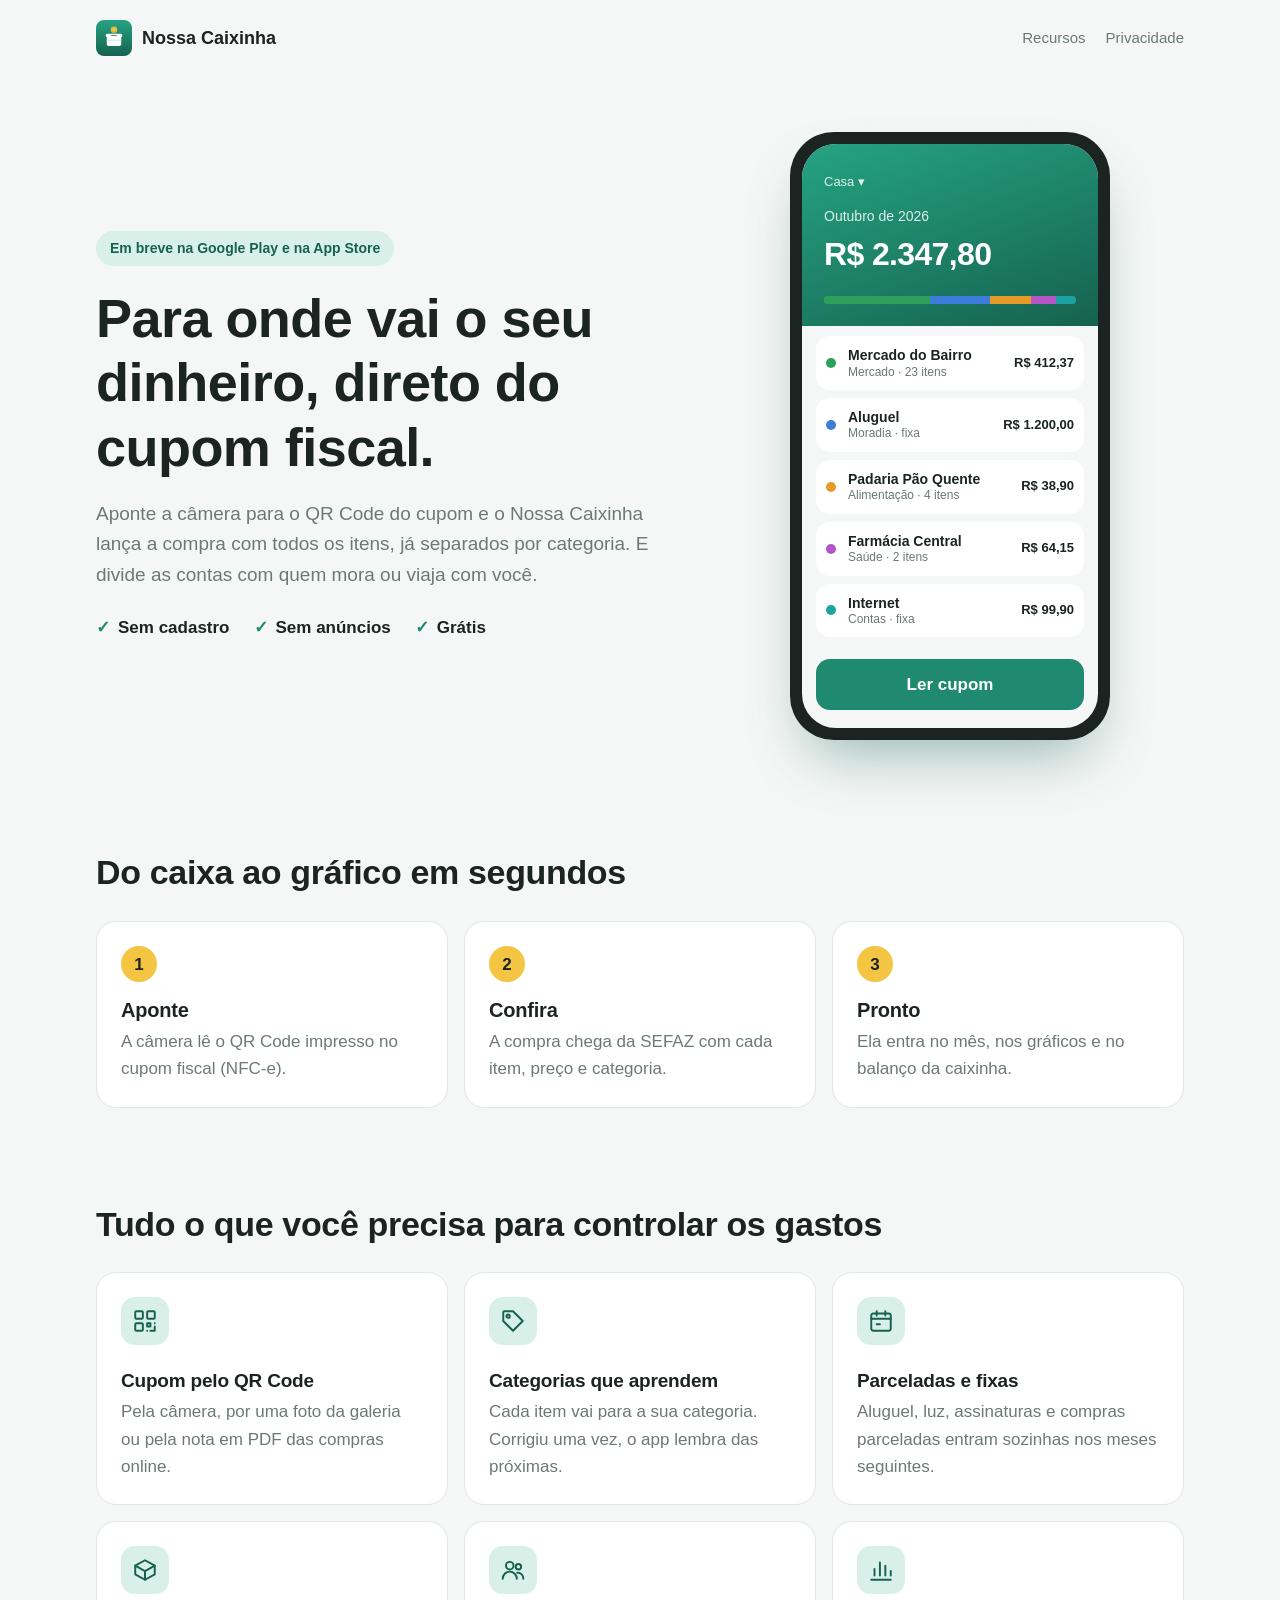
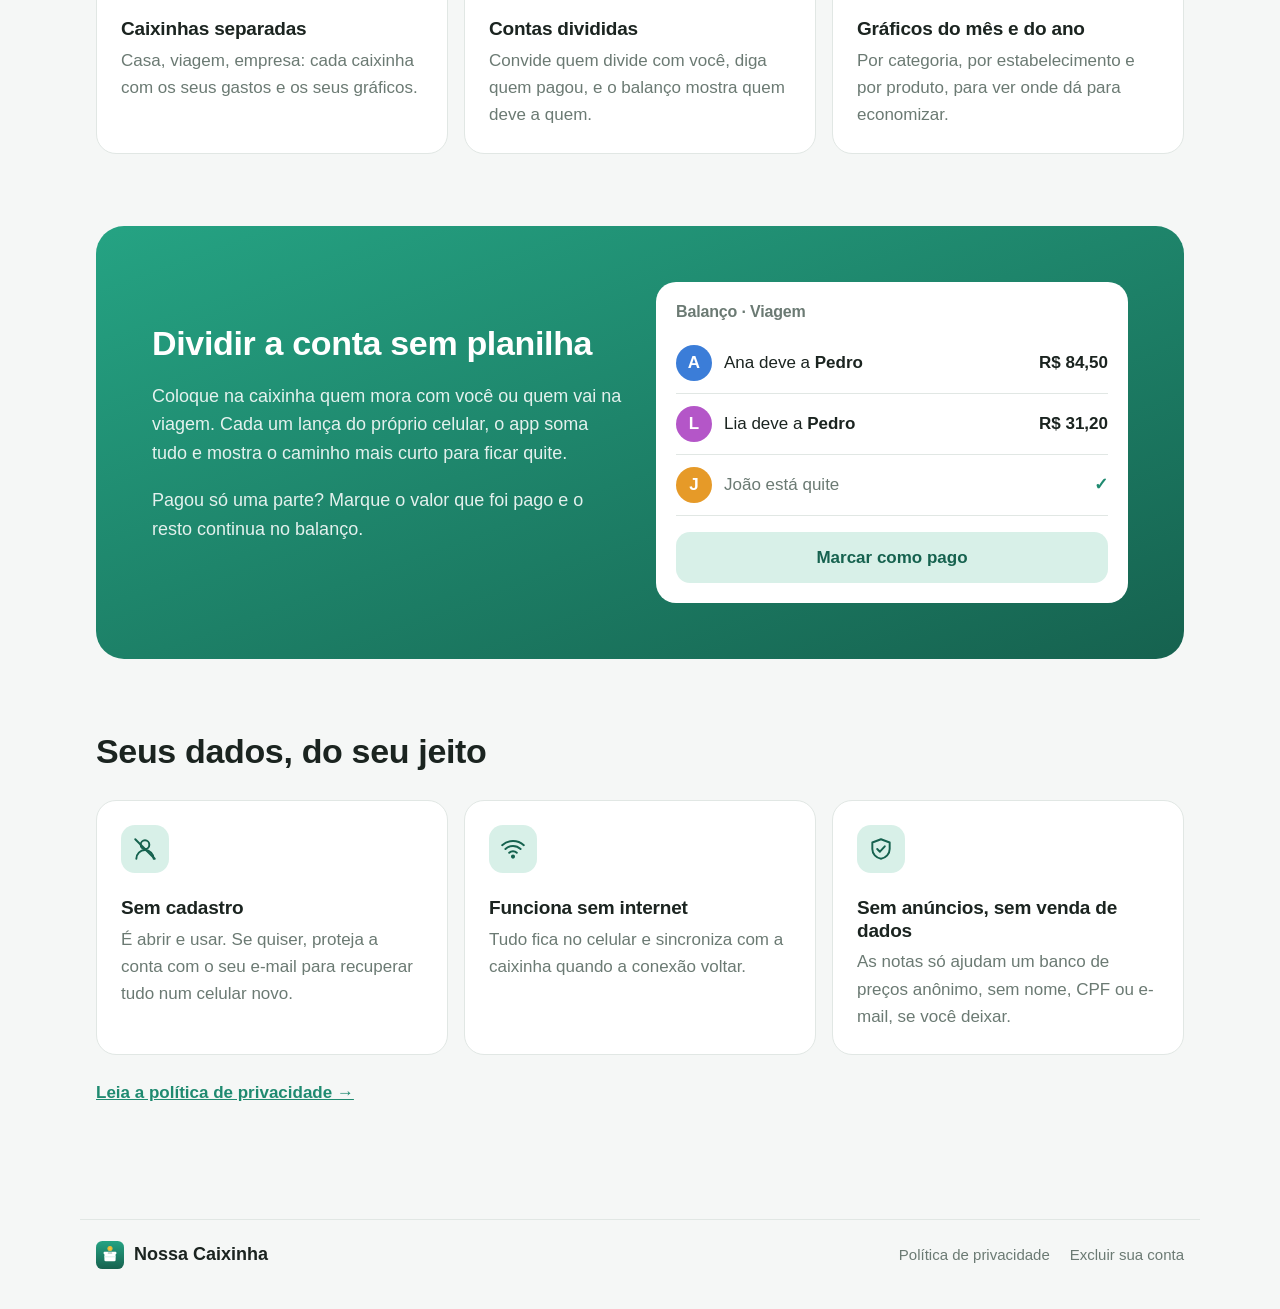
<file: index.html>
<!DOCTYPE html>
<html lang="pt-BR">
<head>
  <meta charset="utf-8">
  <meta name="viewport" content="width=device-width, initial-scale=1">
  <title>Nossa Caixinha · Despesas pelo cupom fiscal</title>
  <meta name="description" content="Aponte a câmera para o QR Code do cupom fiscal e veja para onde vai o seu dinheiro. Divida contas com quem mora ou viaja com você.">
  <link rel="icon" href="icone.svg" type="image/svg+xml">
  <link rel="stylesheet" href="estilo.css?v=2">
</head>
<body>
<header class="topo">
  <a class="marca" href="./"><img src="icone.svg" alt="" width="36" height="36"> Nossa Caixinha</a>
  <nav>
    <a href="#recursos">Recursos</a>
    <a href="privacidade.html">Privacidade</a>
  </nav>
</header>

<section class="vitrine">
  <div class="vitrine-texto">
    <span class="selo">Em breve na Google Play e na App Store</span>
    <h1>Para onde vai o seu dinheiro, direto do cupom fiscal.</h1>
    <p>Aponte a câmera para o QR Code do cupom e o Nossa Caixinha lança a compra com todos os itens, já
      separados por categoria. E divide as contas com quem mora ou viaja com você.</p>
    <ul class="destaques">
      <li>Sem cadastro</li>
      <li>Sem anúncios</li>
      <li>Grátis</li>
    </ul>
  </div>

  <div class="celular" aria-hidden="true">
    <div class="tela">
      <div class="tela-topo">
        <span class="tela-caixinha">Casa ▾</span>
        <span class="tela-mes">Outubro de 2026</span>
        <strong class="tela-total">R$ 2.347,80</strong>
        <div class="barra">
          <i style="--p:42%; --c:#2E9E5B"></i><i style="--p:24%; --c:#3B7DD8"></i><i style="--p:16%; --c:#E69A28"></i><i style="--p:10%; --c:#B456C8"></i><i style="--p:8%; --c:#1BA3A3"></i>
        </div>
      </div>
      <ul class="tela-lista">
        <li><i style="--c:#2E9E5B"></i><span>Mercado do Bairro<small>Mercado · 23 itens</small></span><b>R$ 412,37</b></li>
        <li><i style="--c:#3B7DD8"></i><span>Aluguel<small>Moradia · fixa</small></span><b>R$ 1.200,00</b></li>
        <li><i style="--c:#E69A28"></i><span>Padaria Pão Quente<small>Alimentação · 4 itens</small></span><b>R$ 38,90</b></li>
        <li><i style="--c:#B456C8"></i><span>Farmácia Central<small>Saúde · 2 itens</small></span><b>R$ 64,15</b></li>
        <li><i style="--c:#1BA3A3"></i><span>Internet<small>Contas · fixa</small></span><b>R$ 99,90</b></li>
      </ul>
      <div class="tela-botao">Ler cupom</div>
    </div>
  </div>
</section>

<main class="conteudo">
  <section class="passos">
    <h2>Do caixa ao gráfico em segundos</h2>
    <ol>
      <li><b>1</b><h3>Aponte</h3><p>A câmera lê o QR Code impresso no cupom fiscal (NFC-e).</p></li>
      <li><b>2</b><h3>Confira</h3><p>A compra chega da SEFAZ com cada item, preço e categoria.</p></li>
      <li><b>3</b><h3>Pronto</h3><p>Ela entra no mês, nos gráficos e no balanço da caixinha.</p></li>
    </ol>
  </section>

  <section id="recursos">
    <h2>Tudo o que você precisa para controlar os gastos</h2>
    <div class="recursos">
      <article>
        <svg viewBox="0 0 24 24"><rect x="3" y="3" width="7" height="7" rx="1"/><rect x="14" y="3" width="7" height="7" rx="1"/><rect x="3" y="14" width="7" height="7" rx="1"/><path d="M14 14h3v3h-3zM21 14v.01M14 21h.01M17 21h4v-4"/></svg>
        <h3>Cupom pelo QR Code</h3>
        <p>Pela câmera, por uma foto da galeria ou pela nota em PDF das compras online.</p>
      </article>
      <article>
        <svg viewBox="0 0 24 24"><path d="M3 12V4a1 1 0 0 1 1-1h8l9 9-9 9z"/><circle cx="7.5" cy="7.5" r="1.5"/></svg>
        <h3>Categorias que aprendem</h3>
        <p>Cada item vai para a sua categoria. Corrigiu uma vez, o app lembra das próximas.</p>
      </article>
      <article>
        <svg viewBox="0 0 24 24"><rect x="3" y="5" width="18" height="16" rx="2"/><path d="M3 10h18M8 3v4M16 3v4M8 15h3"/></svg>
        <h3>Parceladas e fixas</h3>
        <p>Aluguel, luz, assinaturas e compras parceladas entram sozinhas nos meses seguintes.</p>
      </article>
      <article>
        <svg viewBox="0 0 24 24"><path d="M3 8l9-5 9 5v8l-9 5-9-5z"/><path d="M3 8l9 5 9-5M12 13v8"/></svg>
        <h3>Caixinhas separadas</h3>
        <p>Casa, viagem, empresa: cada caixinha com os seus gastos e os seus gráficos.</p>
      </article>
      <article>
        <svg viewBox="0 0 24 24"><circle cx="9" cy="8" r="3.5"/><path d="M2.5 20a6.5 6.5 0 0 1 13 0"/><circle cx="17" cy="9" r="2.5"/><path d="M16 14.6a5 5 0 0 1 5.5 5.4"/></svg>
        <h3>Contas divididas</h3>
        <p>Convide quem divide com você, diga quem pagou, e o balanço mostra quem deve a quem.</p>
      </article>
      <article>
        <svg viewBox="0 0 24 24"><path d="M3 21h18M6 17v-6M11 17V5M16 17v-9M21 17v-4"/></svg>
        <h3>Gráficos do mês e do ano</h3>
        <p>Por categoria, por estabelecimento e por produto, para ver onde dá para economizar.</p>
      </article>
    </div>
  </section>

  <section class="dividir">
    <div>
      <h2>Dividir a conta sem planilha</h2>
      <p>Coloque na caixinha quem mora com você ou quem vai na viagem. Cada um lança do próprio celular, o
        app soma tudo e mostra o caminho mais curto para ficar quite.</p>
      <p>Pagou só uma parte? Marque o valor que foi pago e o resto continua no balanço.</p>
    </div>
    <div class="balanco" aria-hidden="true">
      <h3>Balanço · Viagem</h3>
      <div class="linha"><span class="avatar" style="--c:#3B7DD8">A</span><span>Ana deve a <b>Pedro</b></span><b class="valor">R$ 84,50</b></div>
      <div class="linha"><span class="avatar" style="--c:#B456C8">L</span><span>Lia deve a <b>Pedro</b></span><b class="valor">R$ 31,20</b></div>
      <div class="linha quite"><span class="avatar" style="--c:#E69A28">J</span><span>João está quite</span><b class="valor">✓</b></div>
      <div class="balanco-botao">Marcar como pago</div>
    </div>
  </section>

  <section class="confianca">
    <h2>Seus dados, do seu jeito</h2>
    <div class="recursos">
      <article>
        <svg viewBox="0 0 24 24"><circle cx="12" cy="8" r="4"/><path d="M4 21a8 8 0 0 1 16 0"/><path d="M3 3l18 18"/></svg>
        <h3>Sem cadastro</h3>
        <p>É abrir e usar. Se quiser, proteja a conta com o seu e-mail para recuperar tudo num celular novo.</p>
      </article>
      <article>
        <svg viewBox="0 0 24 24"><path d="M2 8.5a15 15 0 0 1 20 0M5 12a10 10 0 0 1 14 0M8.5 15.5a5 5 0 0 1 7 0"/><circle cx="12" cy="19" r="1"/></svg>
        <h3>Funciona sem internet</h3>
        <p>Tudo fica no celular e sincroniza com a caixinha quando a conexão voltar.</p>
      </article>
      <article>
        <svg viewBox="0 0 24 24"><path d="M12 3l8 3v6c0 4.5-3.4 8.3-8 9-4.6-.7-8-4.5-8-9V6z"/><path d="M8.5 12l2.5 2.5 4.5-5"/></svg>
        <h3>Sem anúncios, sem venda de dados</h3>
        <p>As notas só ajudam um banco de preços anônimo, sem nome, CPF ou e-mail, se você deixar.</p>
      </article>
    </div>
    <p class="link-politica"><a href="privacidade.html">Leia a política de privacidade →</a></p>
  </section>
</main>

<footer class="rodape">
  <a class="marca" href="./"><img src="icone.svg" alt="" width="28" height="28"> Nossa Caixinha</a>
  <nav>
    <a href="privacidade.html">Política de privacidade</a>
    <a href="excluir-conta.html">Excluir sua conta</a>
  </nav>
</footer>
</body>
</html>
</file>
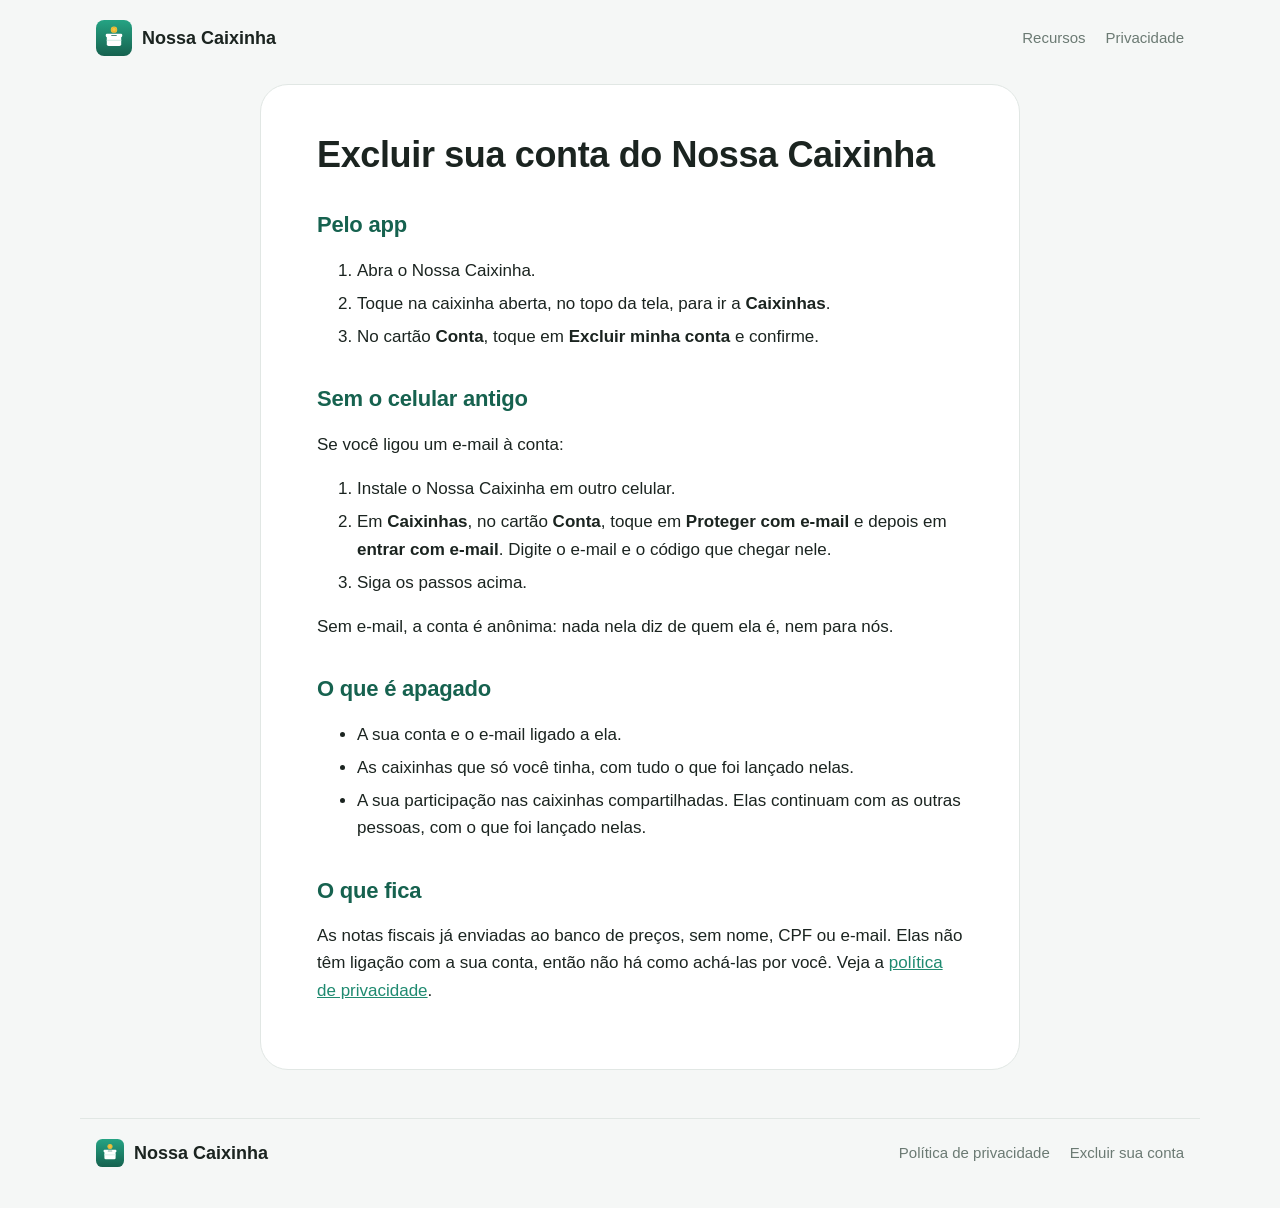
<file: excluir-conta.html>
<!DOCTYPE html>
<html lang="pt-BR">
<head>
  <meta charset="utf-8">
  <meta name="viewport" content="width=device-width, initial-scale=1">
  <title>Excluir conta · Nossa Caixinha</title>
  <link rel="icon" href="icone.svg" type="image/svg+xml">
  <link rel="stylesheet" href="estilo.css?v=2">
</head>
<body>
<header class="topo">
  <a class="marca" href="./"><img src="icone.svg" alt="" width="36" height="36"> Nossa Caixinha</a>
  <nav>
    <a href="./#recursos">Recursos</a>
    <a href="privacidade.html">Privacidade</a>
  </nav>
</header>
<main class="texto">
  <h1>Excluir sua conta do Nossa Caixinha</h1>

  <h2>Pelo app</h2>
  <ol>
    <li>Abra o Nossa Caixinha.</li>
    <li>Toque na caixinha aberta, no topo da tela, para ir a <strong>Caixinhas</strong>.</li>
    <li>No cartão <strong>Conta</strong>, toque em <strong>Excluir minha conta</strong> e confirme.</li>
  </ol>

  <h2>Sem o celular antigo</h2>
  <p>Se você ligou um e-mail à conta:</p>
  <ol>
    <li>Instale o Nossa Caixinha em outro celular.</li>
    <li>Em <strong>Caixinhas</strong>, no cartão <strong>Conta</strong>, toque em <strong>Proteger com e-mail</strong>
      e depois em <strong>entrar com e-mail</strong>. Digite o e-mail e o código que chegar nele.</li>
    <li>Siga os passos acima.</li>
  </ol>
  <p>Sem e-mail, a conta é anônima: nada nela diz de quem ela é, nem para nós.</p>

  <h2>O que é apagado</h2>
  <ul>
    <li>A sua conta e o e-mail ligado a ela.</li>
    <li>As caixinhas que só você tinha, com tudo o que foi lançado nelas.</li>
    <li>A sua participação nas caixinhas compartilhadas. Elas continuam com as outras pessoas, com o que foi
      lançado nelas.</li>
  </ul>

  <h2>O que fica</h2>
  <p>As notas fiscais já enviadas ao banco de preços, sem nome, CPF ou e-mail. Elas não têm ligação com a sua
    conta, então não há como achá-las por você. Veja a <a href="privacidade.html">política de privacidade</a>.</p>
</main>

<footer class="rodape">
  <a class="marca" href="./"><img src="icone.svg" alt="" width="28" height="28"> Nossa Caixinha</a>
  <nav>
    <a href="privacidade.html">Política de privacidade</a>
    <a href="excluir-conta.html">Excluir sua conta</a>
  </nav>
</footer>
</body>
</html>
</file>
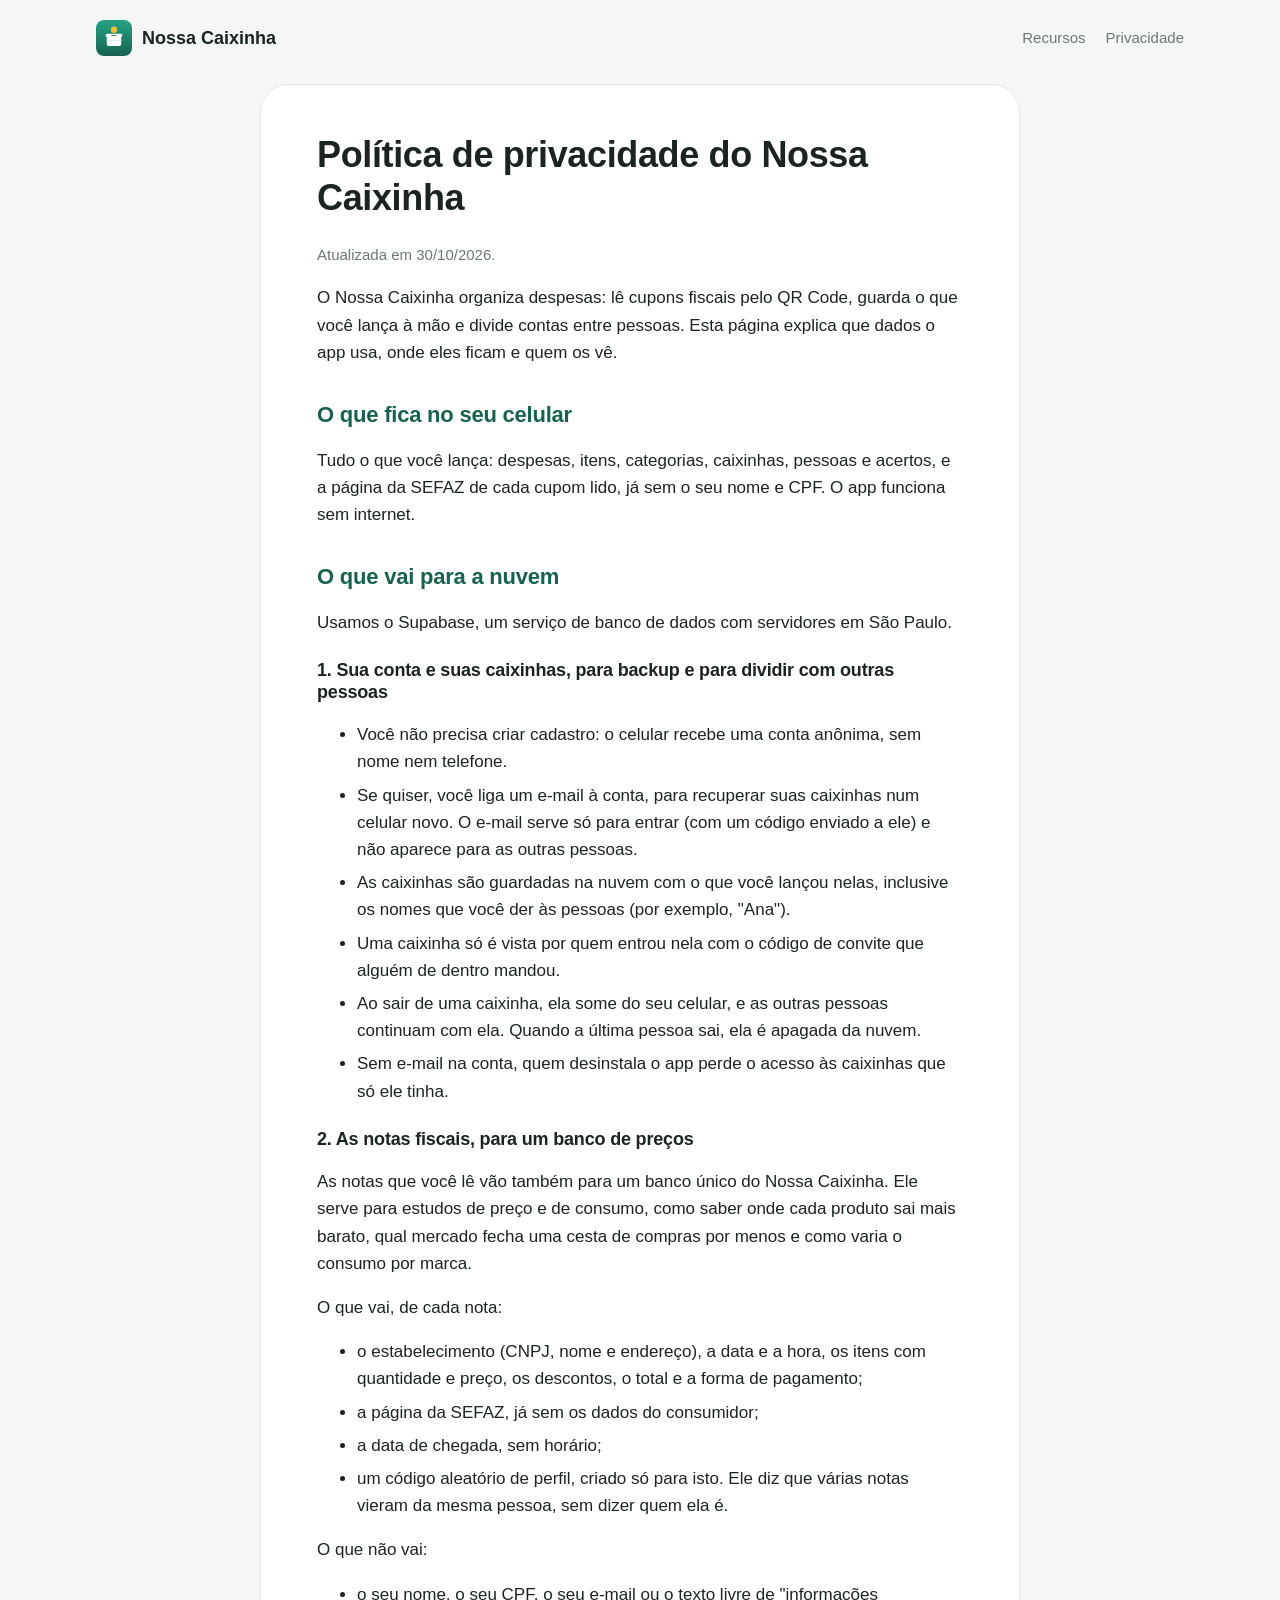
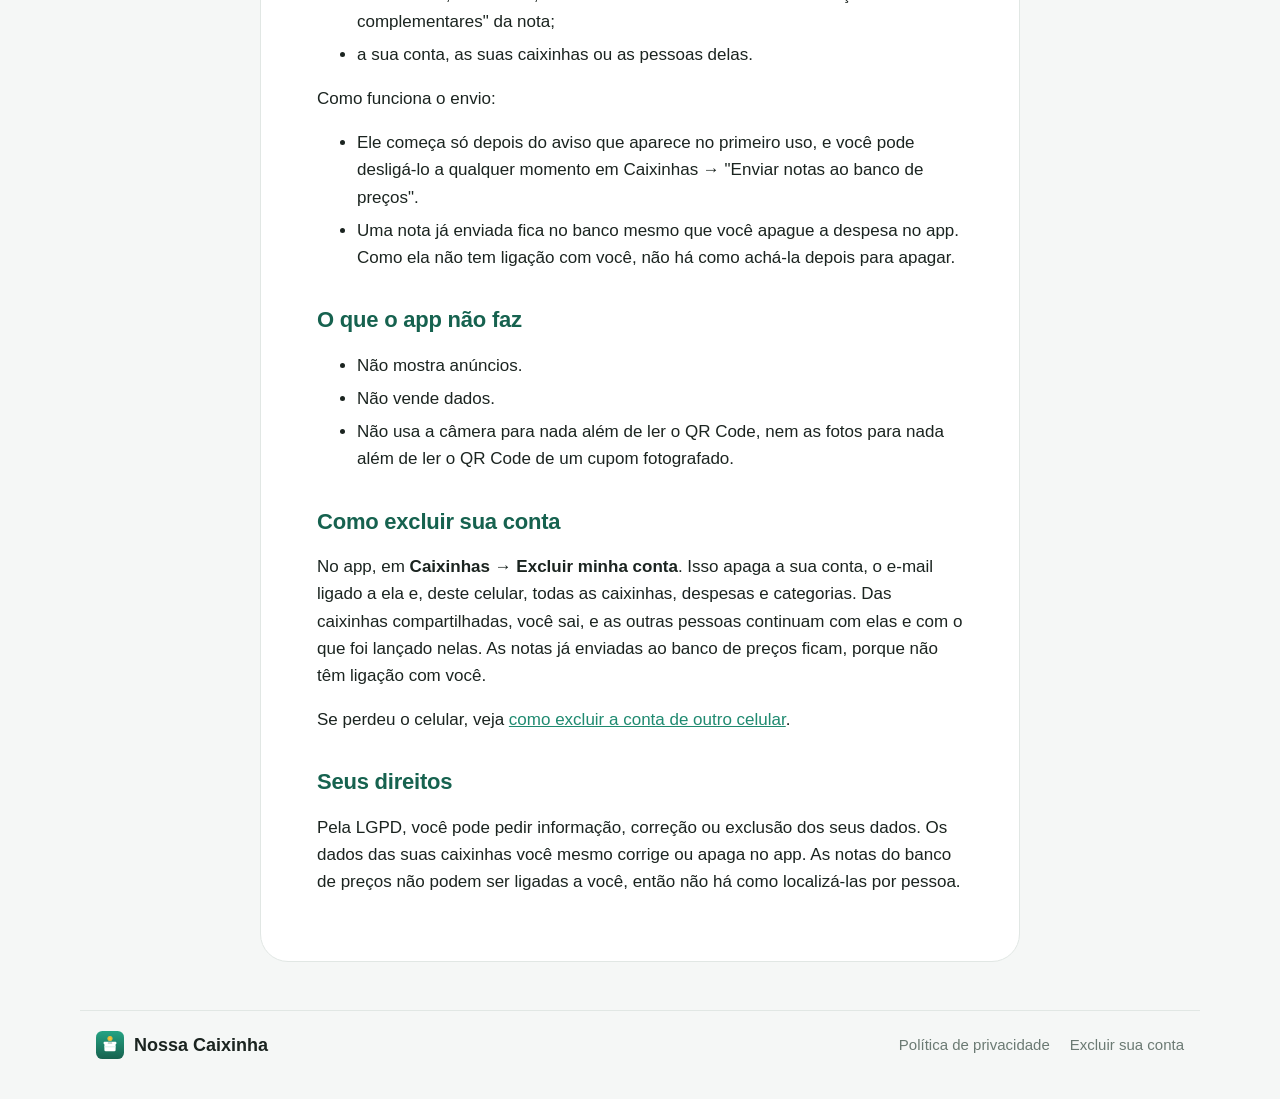
<file: privacidade.html>
<!DOCTYPE html>
<html lang="pt-BR">
<head>
  <meta charset="utf-8">
  <meta name="viewport" content="width=device-width, initial-scale=1">
  <title>Política de privacidade · Nossa Caixinha</title>
  <link rel="icon" href="icone.svg" type="image/svg+xml">
  <link rel="stylesheet" href="estilo.css?v=2">
</head>
<body>
<header class="topo">
  <a class="marca" href="./"><img src="icone.svg" alt="" width="36" height="36"> Nossa Caixinha</a>
  <nav>
    <a href="./#recursos">Recursos</a>
    <a href="privacidade.html">Privacidade</a>
  </nav>
</header>
<main class="texto">
  <h1>Política de privacidade do Nossa Caixinha</h1>
  <p class="meta">Atualizada em 30/10/2026.</p>

  <p>O Nossa Caixinha organiza despesas: lê cupons fiscais pelo QR Code, guarda o que você lança à mão e divide
    contas entre pessoas. Esta página explica que dados o app usa, onde eles ficam e quem os vê.</p>

  <h2>O que fica no seu celular</h2>
  <p>Tudo o que você lança: despesas, itens, categorias, caixinhas, pessoas e acertos, e a página da SEFAZ de cada
    cupom lido, já sem o seu nome e CPF. O app funciona sem internet.</p>

  <h2>O que vai para a nuvem</h2>
  <p>Usamos o Supabase, um serviço de banco de dados com servidores em São Paulo.</p>

  <h3>1. Sua conta e suas caixinhas, para backup e para dividir com outras pessoas</h3>
  <ul>
    <li>Você não precisa criar cadastro: o celular recebe uma conta anônima, sem nome nem telefone.</li>
    <li>Se quiser, você liga um e-mail à conta, para recuperar suas caixinhas num celular novo. O e-mail serve só
      para entrar (com um código enviado a ele) e não aparece para as outras pessoas.</li>
    <li>As caixinhas são guardadas na nuvem com o que você lançou nelas, inclusive os nomes que você der às pessoas
      (por exemplo, "Ana").</li>
    <li>Uma caixinha só é vista por quem entrou nela com o código de convite que alguém de dentro mandou.</li>
    <li>Ao sair de uma caixinha, ela some do seu celular, e as outras pessoas continuam com ela. Quando a última
      pessoa sai, ela é apagada da nuvem.</li>
    <li>Sem e-mail na conta, quem desinstala o app perde o acesso às caixinhas que só ele tinha.</li>
  </ul>

  <h3>2. As notas fiscais, para um banco de preços</h3>
  <p>As notas que você lê vão também para um banco único do Nossa Caixinha. Ele serve para estudos de preço e de
    consumo, como saber onde cada produto sai mais barato, qual mercado fecha uma cesta de compras por menos e como
    varia o consumo por marca.</p>
  <p>O que vai, de cada nota:</p>
  <ul>
    <li>o estabelecimento (CNPJ, nome e endereço), a data e a hora, os itens com quantidade e preço, os descontos,
      o total e a forma de pagamento;</li>
    <li>a página da SEFAZ, já sem os dados do consumidor;</li>
    <li>a data de chegada, sem horário;</li>
    <li>um código aleatório de perfil, criado só para isto. Ele diz que várias notas vieram da mesma pessoa, sem
      dizer quem ela é.</li>
  </ul>
  <p>O que não vai:</p>
  <ul>
    <li>o seu nome, o seu CPF, o seu e-mail ou o texto livre de "informações complementares" da nota;</li>
    <li>a sua conta, as suas caixinhas ou as pessoas delas.</li>
  </ul>
  <p>Como funciona o envio:</p>
  <ul>
    <li>Ele começa só depois do aviso que aparece no primeiro uso, e você pode desligá-lo a qualquer momento em
      Caixinhas → "Enviar notas ao banco de preços".</li>
    <li>Uma nota já enviada fica no banco mesmo que você apague a despesa no app. Como ela não tem ligação com você,
      não há como achá-la depois para apagar.</li>
  </ul>

  <h2>O que o app não faz</h2>
  <ul>
    <li>Não mostra anúncios.</li>
    <li>Não vende dados.</li>
    <li>Não usa a câmera para nada além de ler o QR Code, nem as fotos para nada além de ler o QR Code de um cupom
      fotografado.</li>
  </ul>

  <h2 id="excluir">Como excluir sua conta</h2>
  <p>No app, em <strong>Caixinhas → Excluir minha conta</strong>. Isso apaga a sua conta, o e-mail ligado a ela e,
    deste celular, todas as caixinhas, despesas e categorias. Das caixinhas compartilhadas, você sai, e as outras
    pessoas continuam com elas e com o que foi lançado nelas. As notas já enviadas ao banco de preços ficam, porque
    não têm ligação com você.</p>
  <p>Se perdeu o celular, veja <a href="excluir-conta.html">como excluir a conta de outro celular</a>.</p>

  <h2>Seus direitos</h2>
  <p>Pela LGPD, você pode pedir informação, correção ou exclusão dos seus dados. Os dados das suas caixinhas você
    mesmo corrige ou apaga no app. As notas do banco de preços não podem ser ligadas a você, então não há como
    localizá-las por pessoa.</p>
</main>

<footer class="rodape">
  <a class="marca" href="./"><img src="icone.svg" alt="" width="28" height="28"> Nossa Caixinha</a>
  <nav>
    <a href="privacidade.html">Política de privacidade</a>
    <a href="excluir-conta.html">Excluir sua conta</a>
  </nav>
</footer>
</body>
</html>
</file>
<file: estilo.css>
/* Páginas públicas do Nossa Caixinha: o início, a política de privacidade e a exclusão de conta.
   As cores são as do app (src/theme/colors.ts). */
:root {
  --green: #1f8a70;
  --green-dark: #16624f;
  --green-light: #25a383;
  --mint: #d8f0e8;
  --gold: #f4c542;
  --text: #1b2420;
  --muted: #6b7a73;
  --border: #e1e7e4;
  --bg: #f5f7f6;
  --surface: #ffffff;
  --radius: 20px;
}

* { box-sizing: border-box; }

body {
  margin: 0;
  background: var(--bg);
  color: var(--text);
  font: 17px/1.6 -apple-system, BlinkMacSystemFont, "Segoe UI", Roboto, sans-serif;
}

a { color: var(--green); }
h1, h2, h3 { line-height: 1.2; letter-spacing: -0.01em; }

/* Cabeçalho e rodapé, em todas as páginas */
.topo, .rodape {
  display: flex;
  flex-wrap: wrap;
  align-items: center;
  justify-content: space-between;
  gap: 12px 24px;
  max-width: 1120px;
  margin: 0 auto;
  padding: 20px 16px;
}
.marca {
  display: inline-flex;
  align-items: center;
  gap: 10px;
  color: var(--text);
  font-weight: 700;
  font-size: 18px;
  text-decoration: none;
}
.topo nav, .rodape nav { display: flex; gap: 20px; }
.topo nav a, .rodape nav a { color: var(--muted); text-decoration: none; font-size: 15px; }
.topo nav a:hover, .rodape nav a:hover { color: var(--green); }
.rodape { border-top: 1px solid var(--border); margin-top: 48px; padding-bottom: 40px; }

/* Vitrine do início */
.vitrine {
  display: grid;
  gap: 48px;
  align-items: center;
  max-width: 1120px;
  margin: 0 auto;
  padding: 40px 16px 64px;
}
@media (min-width: 880px) {
  .vitrine { grid-template-columns: 1.1fr 0.9fr; padding-top: 56px; }
}
.selo {
  display: inline-block;
  padding: 6px 14px;
  border-radius: 999px;
  background: var(--mint);
  color: var(--green-dark);
  font-size: 14px;
  font-weight: 600;
}
.vitrine h1 { font-size: clamp(34px, 6vw, 54px); margin: 20px 0 16px; }
.vitrine-texto > p { font-size: 19px; color: var(--muted); max-width: 34em; }
.destaques { display: flex; flex-wrap: wrap; gap: 8px 24px; padding: 0; margin: 24px 0 0; list-style: none; }
.destaques li { font-weight: 600; }
.destaques li::before { content: "✓"; color: var(--green); margin-right: 8px; }

/* Celular de exemplo, só em HTML e CSS */
.celular {
  justify-self: center;
  width: min(320px, 100%);
  padding: 12px;
  border-radius: 44px;
  background: #1b2420;
  box-shadow: 0 30px 60px -20px rgba(22, 98, 79, 0.45);
}
.tela { overflow: hidden; border-radius: 34px; background: var(--bg); }
.tela-topo {
  display: flex;
  flex-direction: column;
  gap: 2px;
  padding: 28px 22px 22px;
  background: linear-gradient(160deg, var(--green-light), var(--green-dark));
  color: #fff;
}
.tela-caixinha { font-size: 13px; opacity: 0.85; }
.tela-mes { font-size: 14px; opacity: 0.85; margin-top: 10px; }
.tela-total { font-size: 32px; letter-spacing: -0.02em; }
.barra { display: flex; height: 8px; margin-top: 14px; border-radius: 4px; overflow: hidden; background: rgba(255,255,255,0.2); }
.barra i { width: var(--p); background: var(--c); }
.tela-lista { list-style: none; margin: 0; padding: 10px 14px; }
.tela-lista li {
  display: flex;
  align-items: center;
  gap: 12px;
  padding: 10px;
  margin-bottom: 8px;
  border-radius: 14px;
  background: var(--surface);
  font-size: 14px;
}
.tela-lista i { flex: none; width: 10px; height: 10px; border-radius: 50%; background: var(--c); }
.tela-lista span { flex: 1; display: flex; flex-direction: column; font-weight: 600; line-height: 1.3; }
.tela-lista small { font-weight: 400; color: var(--muted); font-size: 12px; }
.tela-lista b { font-size: 13px; }
.tela-botao {
  margin: 4px 14px 18px;
  padding: 12px;
  border-radius: 14px;
  background: var(--green);
  color: #fff;
  font-weight: 700;
  text-align: center;
}

/* Seções do início */
.conteudo { max-width: 1120px; margin: 0 auto; padding: 0 16px; }
.conteudo > section { padding: 48px 0; }
.conteudo h2 { font-size: clamp(26px, 4vw, 34px); margin: 0 0 28px; }

.passos ol { display: grid; gap: 16px; padding: 0; margin: 0; list-style: none; }
@media (min-width: 720px) { .passos ol { grid-template-columns: repeat(3, 1fr); } }
.passos li { padding: 24px; border-radius: var(--radius); background: var(--surface); border: 1px solid var(--border); }
.passos li b {
  display: grid;
  place-items: center;
  width: 36px;
  height: 36px;
  border-radius: 50%;
  background: var(--gold);
  color: var(--text);
}
.passos h3 { margin: 16px 0 6px; font-size: 20px; }
.passos p, .recursos p { margin: 0; color: var(--muted); }

.recursos { display: grid; gap: 16px; }
@media (min-width: 640px) { .recursos { grid-template-columns: repeat(2, 1fr); } }
@media (min-width: 960px) { .recursos { grid-template-columns: repeat(3, 1fr); } }
.recursos article { padding: 24px; border-radius: var(--radius); background: var(--surface); border: 1px solid var(--border); }
.recursos svg {
  width: 48px;
  height: 48px;
  padding: 11px;
  border-radius: 14px;
  background: var(--mint);
  fill: none;
  stroke: var(--green-dark);
  stroke-width: 1.8;
  stroke-linecap: round;
  stroke-linejoin: round;
}
.recursos h3 { margin: 16px 0 6px; font-size: 19px; }

.dividir {
  display: grid;
  gap: 32px;
  align-items: center;
  margin: 24px 0;
  padding: 40px 24px !important;
  border-radius: 28px;
  background: linear-gradient(160deg, var(--green-light), var(--green-dark));
  color: #fff;
}
@media (min-width: 880px) { .dividir { grid-template-columns: 1fr 1fr; padding: 56px !important; } }
.dividir h2 { margin-bottom: 16px; }
.dividir p { color: rgba(255, 255, 255, 0.88); font-size: 18px; }
.balanco { padding: 20px; border-radius: var(--radius); background: var(--surface); color: var(--text); }
.balanco h3 { margin: 0 0 12px; font-size: 16px; color: var(--muted); }
.linha { display: flex; align-items: center; gap: 12px; padding: 12px 0; border-bottom: 1px solid var(--border); }
.linha span:nth-child(2) { flex: 1; }
.linha.quite { color: var(--muted); }
.linha.quite .valor { color: var(--green); }
.avatar {
  display: grid;
  place-items: center;
  width: 36px;
  height: 36px;
  border-radius: 50%;
  background: var(--c);
  color: #fff;
  font-weight: 700;
}
.balanco-botao {
  margin-top: 16px;
  padding: 12px;
  border-radius: 14px;
  background: var(--mint);
  color: var(--green-dark);
  font-weight: 700;
  text-align: center;
}

.link-politica { margin-top: 24px; font-weight: 600; }

/* Páginas de texto: política de privacidade e exclusão de conta */
.texto {
  max-width: 760px;
  margin: 8px auto 0;
  padding: 32px 20px 40px;
  border-radius: 28px;
  background: var(--surface);
  border: 1px solid var(--border);
}
@media (min-width: 800px) { .texto { padding: 48px 56px; } }
.texto h1 { font-size: clamp(28px, 5vw, 36px); margin-top: 0; }
.texto h2 { font-size: 22px; margin-top: 36px; color: var(--green-dark); }
.texto h3 { font-size: 18px; margin-top: 24px; }
.texto li { margin-bottom: 6px; }
.meta { color: var(--muted); font-size: 15px; }
@media (max-width: 799px) { .texto { margin: 0 16px; } }
</file>
